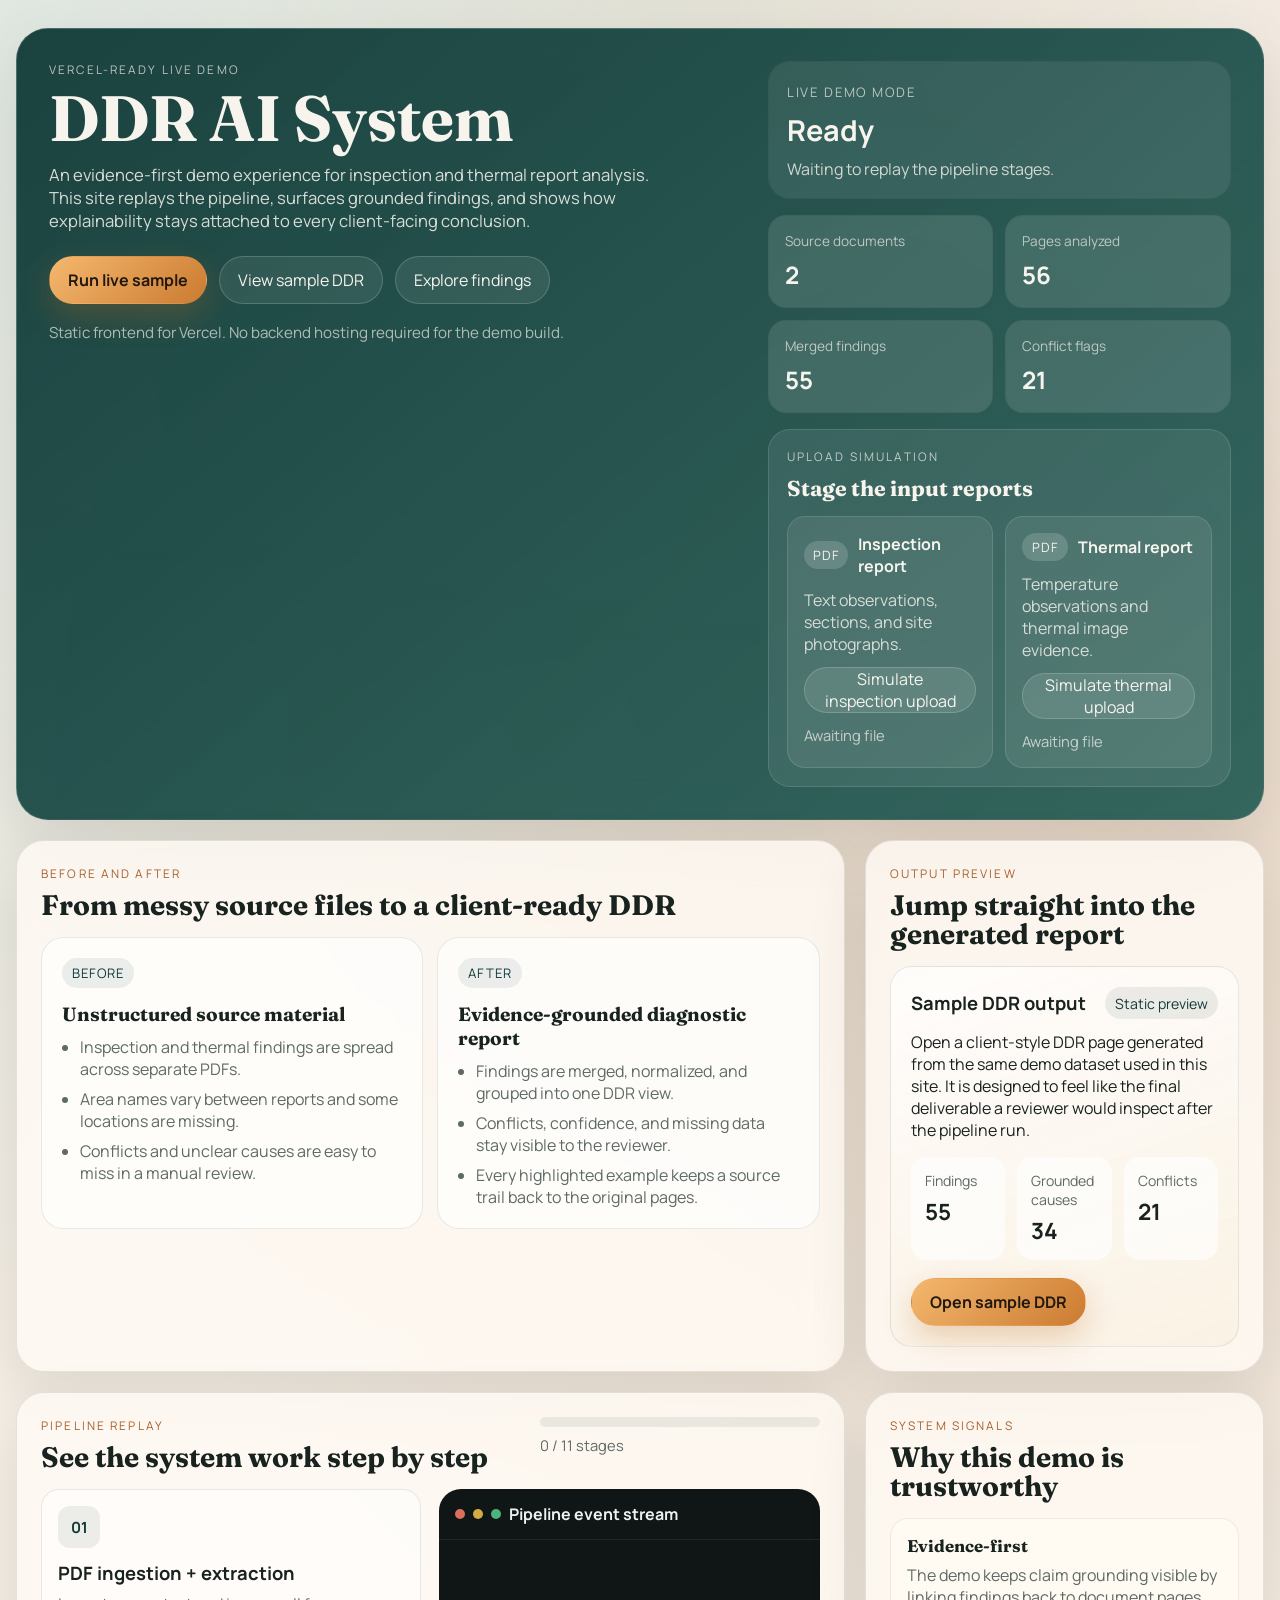
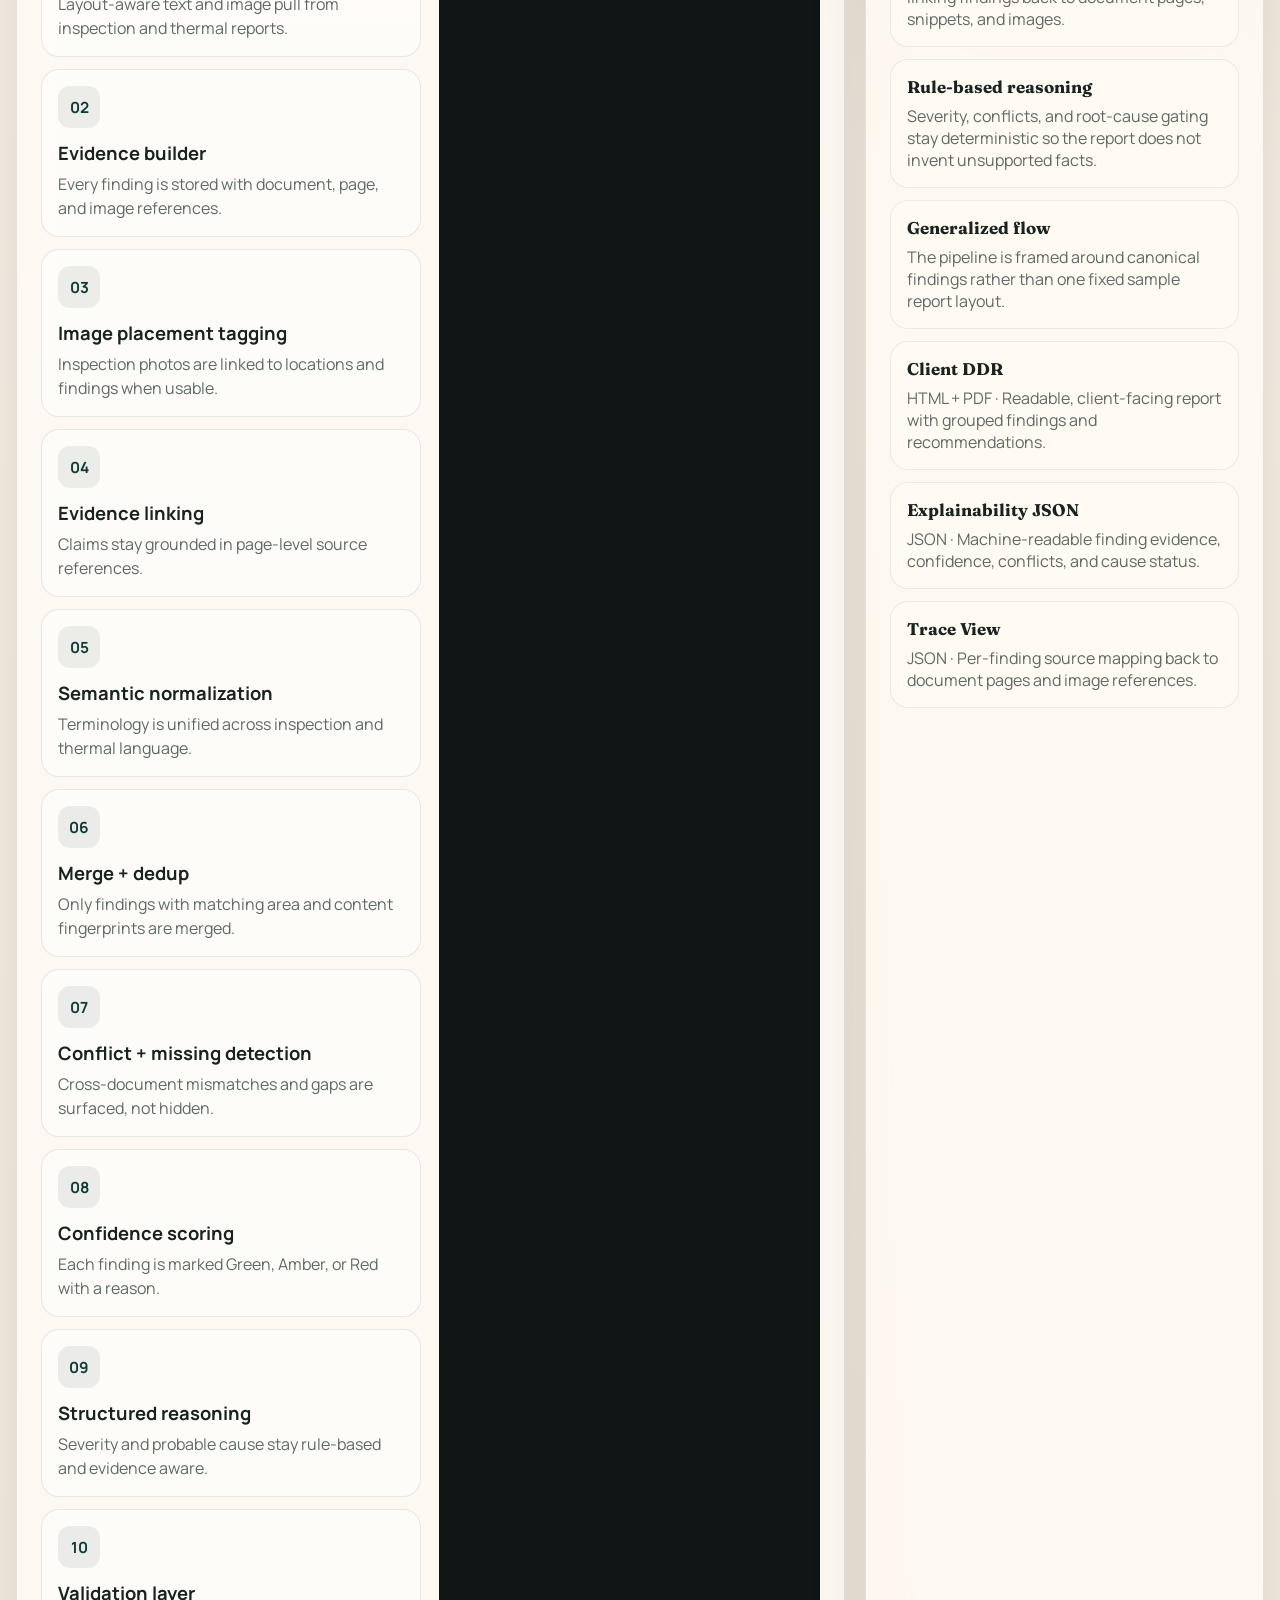
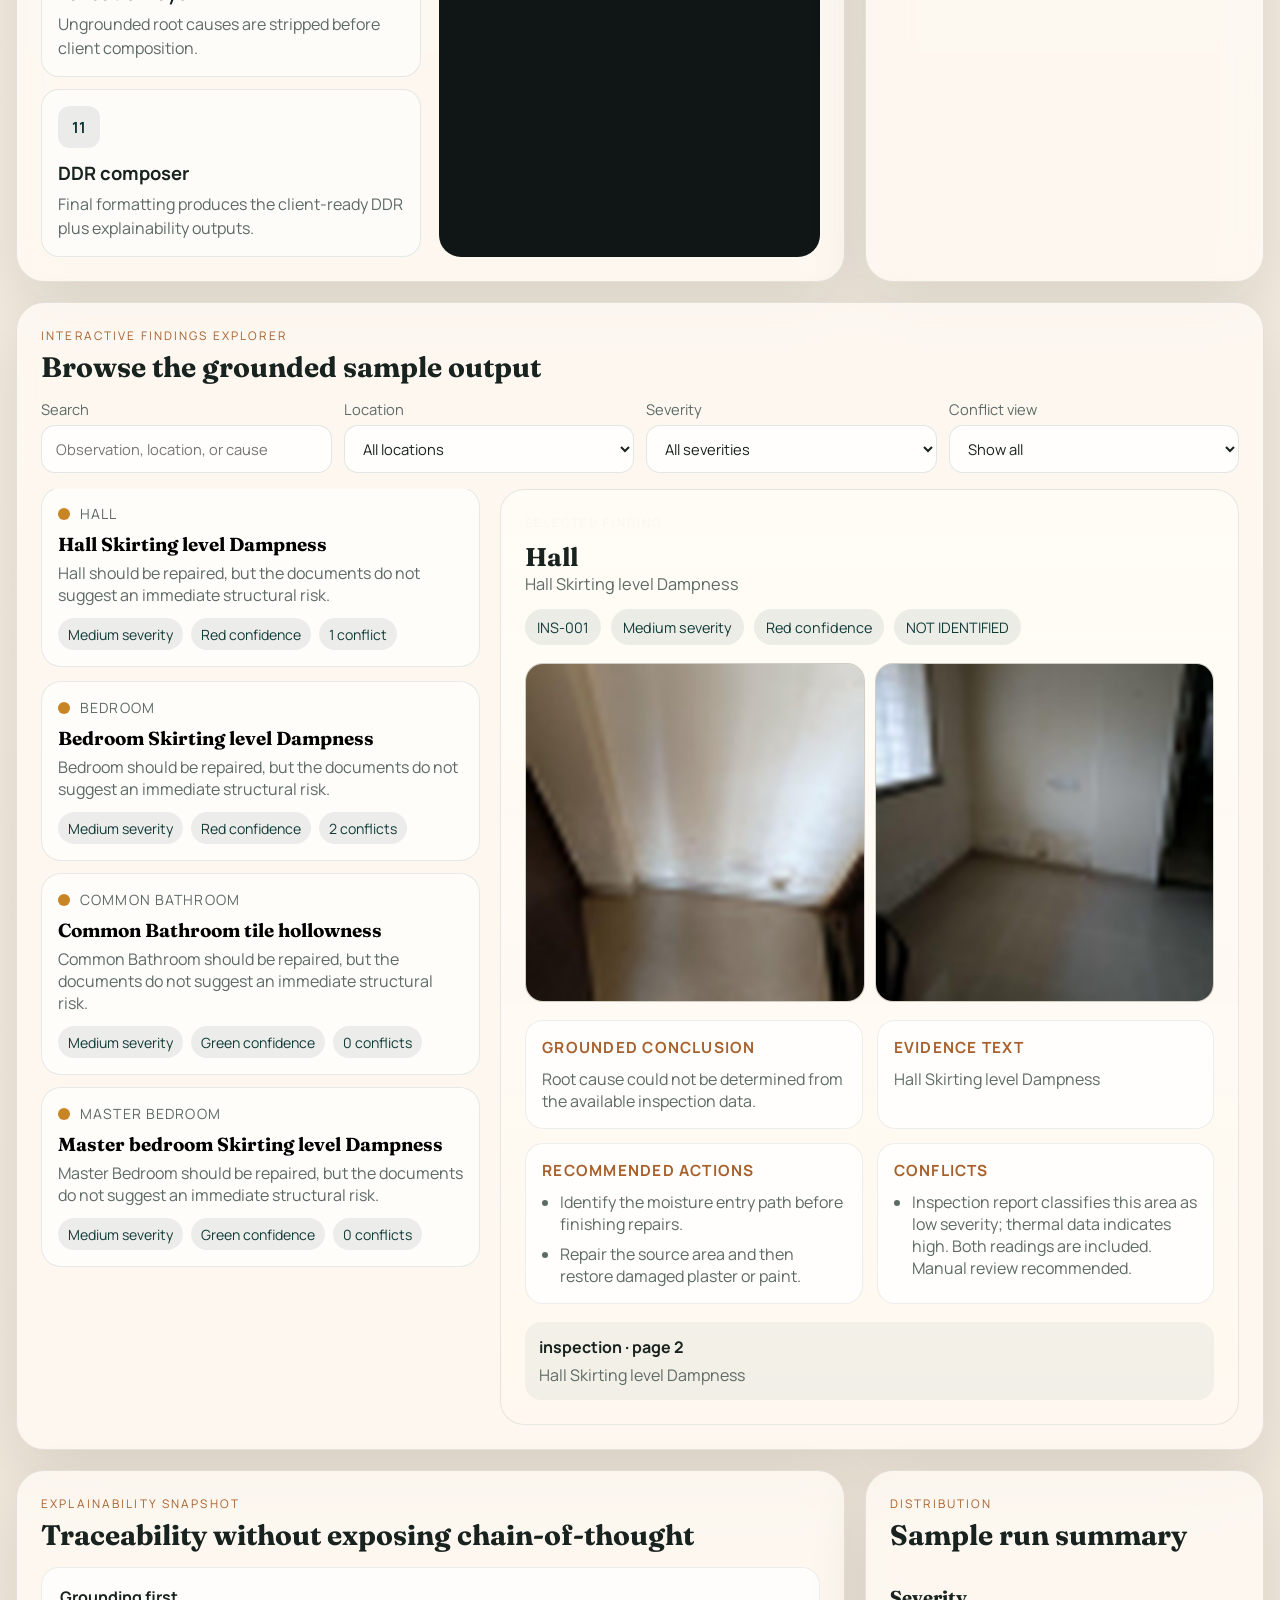
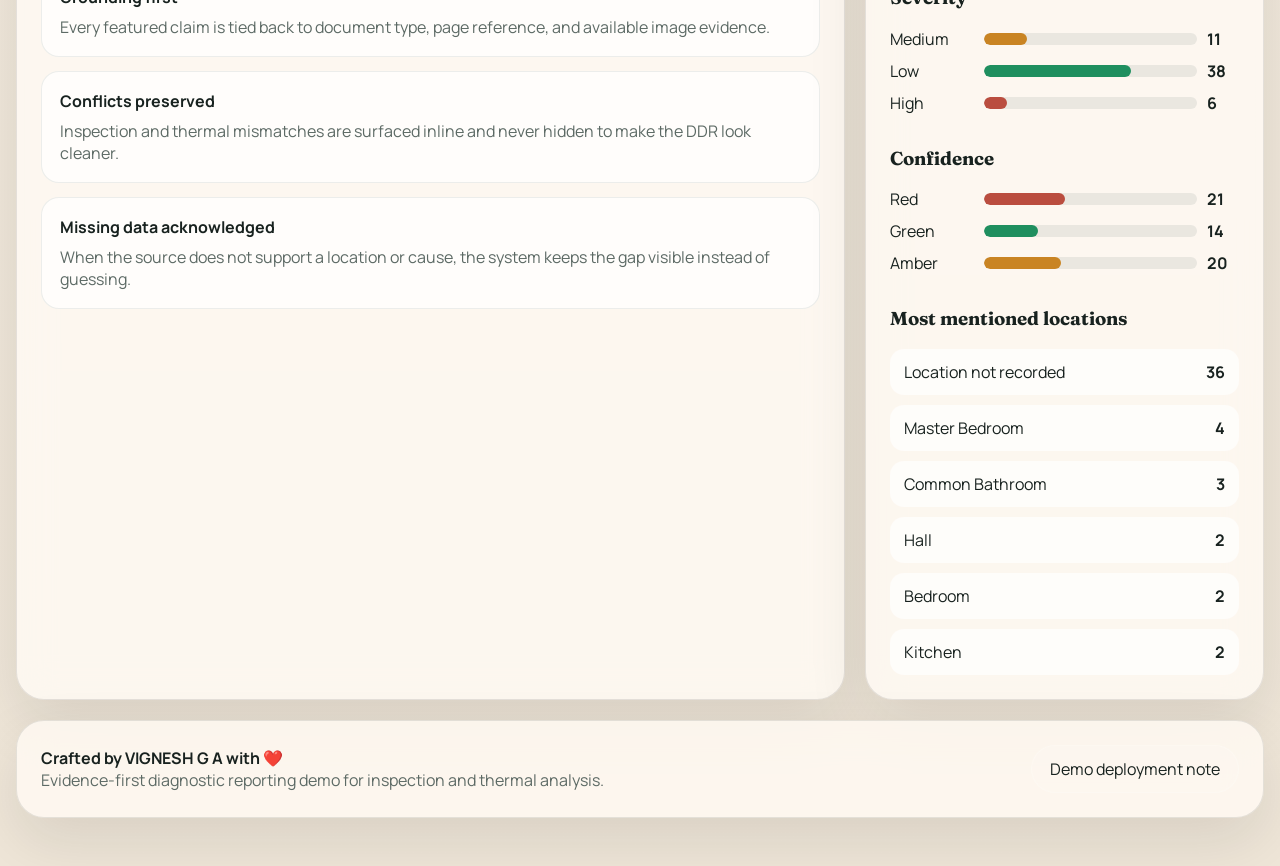
<file: demo/index.html>
<!doctype html>
<html lang="en">
<head>
  <meta charset="utf-8">
  <meta name="viewport" content="width=device-width, initial-scale=1">
  <title>DDR AI System Demo</title>
  <link rel="preconnect" href="https://fonts.googleapis.com">
  <link rel="preconnect" href="https://fonts.gstatic.com" crossorigin>
  <link href="https://fonts.googleapis.com/css2?family=Fraunces:opsz,wght@9..144,600;9..144,700&family=Manrope:wght@400;500;600;700&display=swap" rel="stylesheet">
  <link rel="stylesheet" href="./styles.css">
</head>
<body>
  <div class="backdrop" aria-hidden="true"></div>
  <main class="page-shell">
    <section class="hero">
      <div class="hero-copy">
        <div class="eyebrow">Vercel-ready live demo</div>
        <h1>DDR AI System</h1>
        <p class="hero-text">
          An evidence-first demo experience for inspection and thermal report analysis.
          This site replays the pipeline, surfaces grounded findings, and shows how explainability stays attached to every client-facing conclusion.
        </p>
        <div class="hero-actions">
          <button id="run-demo" class="primary-button" type="button">Run live sample</button>
          <a class="ghost-button" href="./sample-ddr.html">View sample DDR</a>
          <a class="ghost-button" href="#findings-explorer">Explore findings</a>
        </div>
        <div class="hero-note">
          Static frontend for Vercel. No backend hosting required for the demo build.
        </div>
      </div>
      <aside class="hero-panel">
        <div class="signal-card">
          <span class="signal-label">Live demo mode</span>
          <strong id="demo-status">Ready</strong>
          <p id="demo-status-copy">Waiting to replay the pipeline stages.</p>
        </div>
        <div class="signal-grid" id="stats-grid"></div>
        <div class="upload-panel">
          <div class="upload-head">
            <div>
              <div class="eyebrow">Upload simulation</div>
              <h2>Stage the input reports</h2>
            </div>
          </div>
          <div class="upload-grid">
            <article class="upload-card" data-upload-card="inspection">
              <div class="upload-card-top">
                <span class="upload-badge">PDF</span>
                <strong>Inspection report</strong>
              </div>
              <p>Text observations, sections, and site photographs.</p>
              <button class="upload-button" data-upload-trigger="inspection" type="button">Simulate inspection upload</button>
              <div class="upload-status" data-upload-status="inspection">Awaiting file</div>
            </article>
            <article class="upload-card" data-upload-card="thermal">
              <div class="upload-card-top">
                <span class="upload-badge">PDF</span>
                <strong>Thermal report</strong>
              </div>
              <p>Temperature observations and thermal image evidence.</p>
              <button class="upload-button" data-upload-trigger="thermal" type="button">Simulate thermal upload</button>
              <div class="upload-status" data-upload-status="thermal">Awaiting file</div>
            </article>
          </div>
        </div>
      </aside>
    </section>

    <section class="section-grid transform-grid">
      <div class="panel">
        <div class="section-head">
          <div>
            <div class="eyebrow">Before and after</div>
            <h2>From messy source files to a client-ready DDR</h2>
          </div>
        </div>
        <div class="transform-cards" id="transform-cards">
          <article class="transform-card before-card">
            <span class="transform-label">Before</span>
            <h3>Unstructured source material</h3>
            <ul class="transform-list">
              <li>Inspection and thermal findings are spread across separate PDFs.</li>
              <li>Area names vary between reports and some locations are missing.</li>
              <li>Conflicts and unclear causes are easy to miss in a manual review.</li>
            </ul>
          </article>
          <article class="transform-card after-card">
            <span class="transform-label">After</span>
            <h3>Evidence-grounded diagnostic report</h3>
            <ul class="transform-list">
              <li>Findings are merged, normalized, and grouped into one DDR view.</li>
              <li>Conflicts, confidence, and missing data stay visible to the reviewer.</li>
              <li>Every highlighted example keeps a source trail back to the original pages.</li>
            </ul>
          </article>
        </div>
      </div>

      <div class="panel">
        <div class="section-head">
          <div>
            <div class="eyebrow">Output preview</div>
            <h2>Jump straight into the generated report</h2>
          </div>
        </div>
        <div class="report-preview-card">
          <div class="report-preview-top">
            <strong>Sample DDR output</strong>
            <span class="meta-pill">Static preview</span>
          </div>
          <p>
            Open a client-style DDR page generated from the same demo dataset used in this site.
            It is designed to feel like the final deliverable a reviewer would inspect after the pipeline run.
          </p>
          <div class="report-preview-stats">
            <div><span>Findings</span><strong id="preview-findings-count"></strong></div>
            <div><span>Grounded causes</span><strong id="preview-root-cause-count"></strong></div>
            <div><span>Conflicts</span><strong id="preview-conflict-count"></strong></div>
          </div>
          <a class="primary-button report-preview-button" href="./sample-ddr.html">Open sample DDR</a>
        </div>
      </div>
    </section>

    <section class="section-grid">
      <div class="panel panel-wide">
        <div class="section-head">
          <div>
            <div class="eyebrow">Pipeline replay</div>
            <h2>See the system work step by step</h2>
          </div>
          <div class="progress-shell">
            <div class="progress-track">
              <div class="progress-fill" id="progress-fill"></div>
            </div>
            <span id="progress-label">0 / 11 stages</span>
          </div>
        </div>
        <div class="pipeline-layout">
          <div class="stages-list" id="stages-list"></div>
          <div class="console-card">
            <div class="console-header">
              <span class="console-dot"></span>
              <span class="console-dot"></span>
              <span class="console-dot"></span>
              <strong>Pipeline event stream</strong>
            </div>
            <div class="console-log" id="console-log"></div>
          </div>
        </div>
      </div>

      <div class="panel">
        <div class="section-head">
          <div>
            <div class="eyebrow">System signals</div>
            <h2>Why this demo is trustworthy</h2>
          </div>
        </div>
        <div class="principles" id="artifacts-grid"></div>
      </div>
    </section>

    <section class="panel findings-panel" id="findings-explorer">
      <div class="section-head">
        <div>
          <div class="eyebrow">Interactive findings explorer</div>
          <h2>Browse the grounded sample output</h2>
        </div>
      </div>
      <div class="finder-toolbar">
        <label>
          Search
          <input id="search-input" type="search" placeholder="Observation, location, or cause">
        </label>
        <label>
          Location
          <select id="location-filter"></select>
        </label>
        <label>
          Severity
          <select id="severity-filter">
            <option value="">All severities</option>
            <option value="High">High</option>
            <option value="Medium">Medium</option>
            <option value="Low">Low</option>
          </select>
        </label>
        <label>
          Conflict view
          <select id="conflict-filter">
            <option value="">Show all</option>
            <option value="with-conflicts">Only with conflicts</option>
          </select>
        </label>
      </div>
      <div class="finder-layout">
        <div class="finding-list" id="finding-list"></div>
        <article class="detail-card" id="detail-card">
          <div class="detail-empty">Choose a finding to inspect the evidence trail.</div>
        </article>
      </div>
    </section>

    <section class="section-grid explainability-grid">
      <div class="panel">
        <div class="section-head">
          <div>
            <div class="eyebrow">Explainability snapshot</div>
            <h2>Traceability without exposing chain-of-thought</h2>
          </div>
        </div>
        <div class="trace-points">
          <div class="trace-point">
            <strong>Grounding first</strong>
            <p>Every featured claim is tied back to document type, page reference, and available image evidence.</p>
          </div>
          <div class="trace-point">
            <strong>Conflicts preserved</strong>
            <p>Inspection and thermal mismatches are surfaced inline and never hidden to make the DDR look cleaner.</p>
          </div>
          <div class="trace-point">
            <strong>Missing data acknowledged</strong>
            <p>When the source does not support a location or cause, the system keeps the gap visible instead of guessing.</p>
          </div>
        </div>
      </div>

      <div class="panel">
        <div class="section-head">
          <div>
            <div class="eyebrow">Distribution</div>
            <h2>Sample run summary</h2>
          </div>
        </div>
        <div class="distribution-shell">
          <div class="distribution-block">
            <h3>Severity</h3>
            <div id="severity-bars"></div>
          </div>
          <div class="distribution-block">
            <h3>Confidence</h3>
            <div id="confidence-bars"></div>
          </div>
          <div class="distribution-block">
            <h3>Most mentioned locations</h3>
            <div class="top-area-list" id="top-area-list"></div>
          </div>
        </div>
      </div>
    </section>

    <footer class="footer">
      <div>
        <strong>Crafted by VIGNESH G A with ❤️</strong>
        <p>Evidence-first diagnostic reporting demo for inspection and thermal analysis.</p>
      </div>
      <a class="ghost-button" href="./README.md">Demo deployment note</a>
    </footer>
  </main>

  <template id="finding-card-template">
    <button class="finding-card" type="button">
      <div class="finding-card-top">
        <span class="badge"></span>
        <span class="finding-location"></span>
      </div>
      <h3 class="finding-title"></h3>
      <p class="finding-subtitle"></p>
      <div class="finding-meta"></div>
    </button>
  </template>

  <script src="./app.js" type="module"></script>
</body>
</html>
</file>
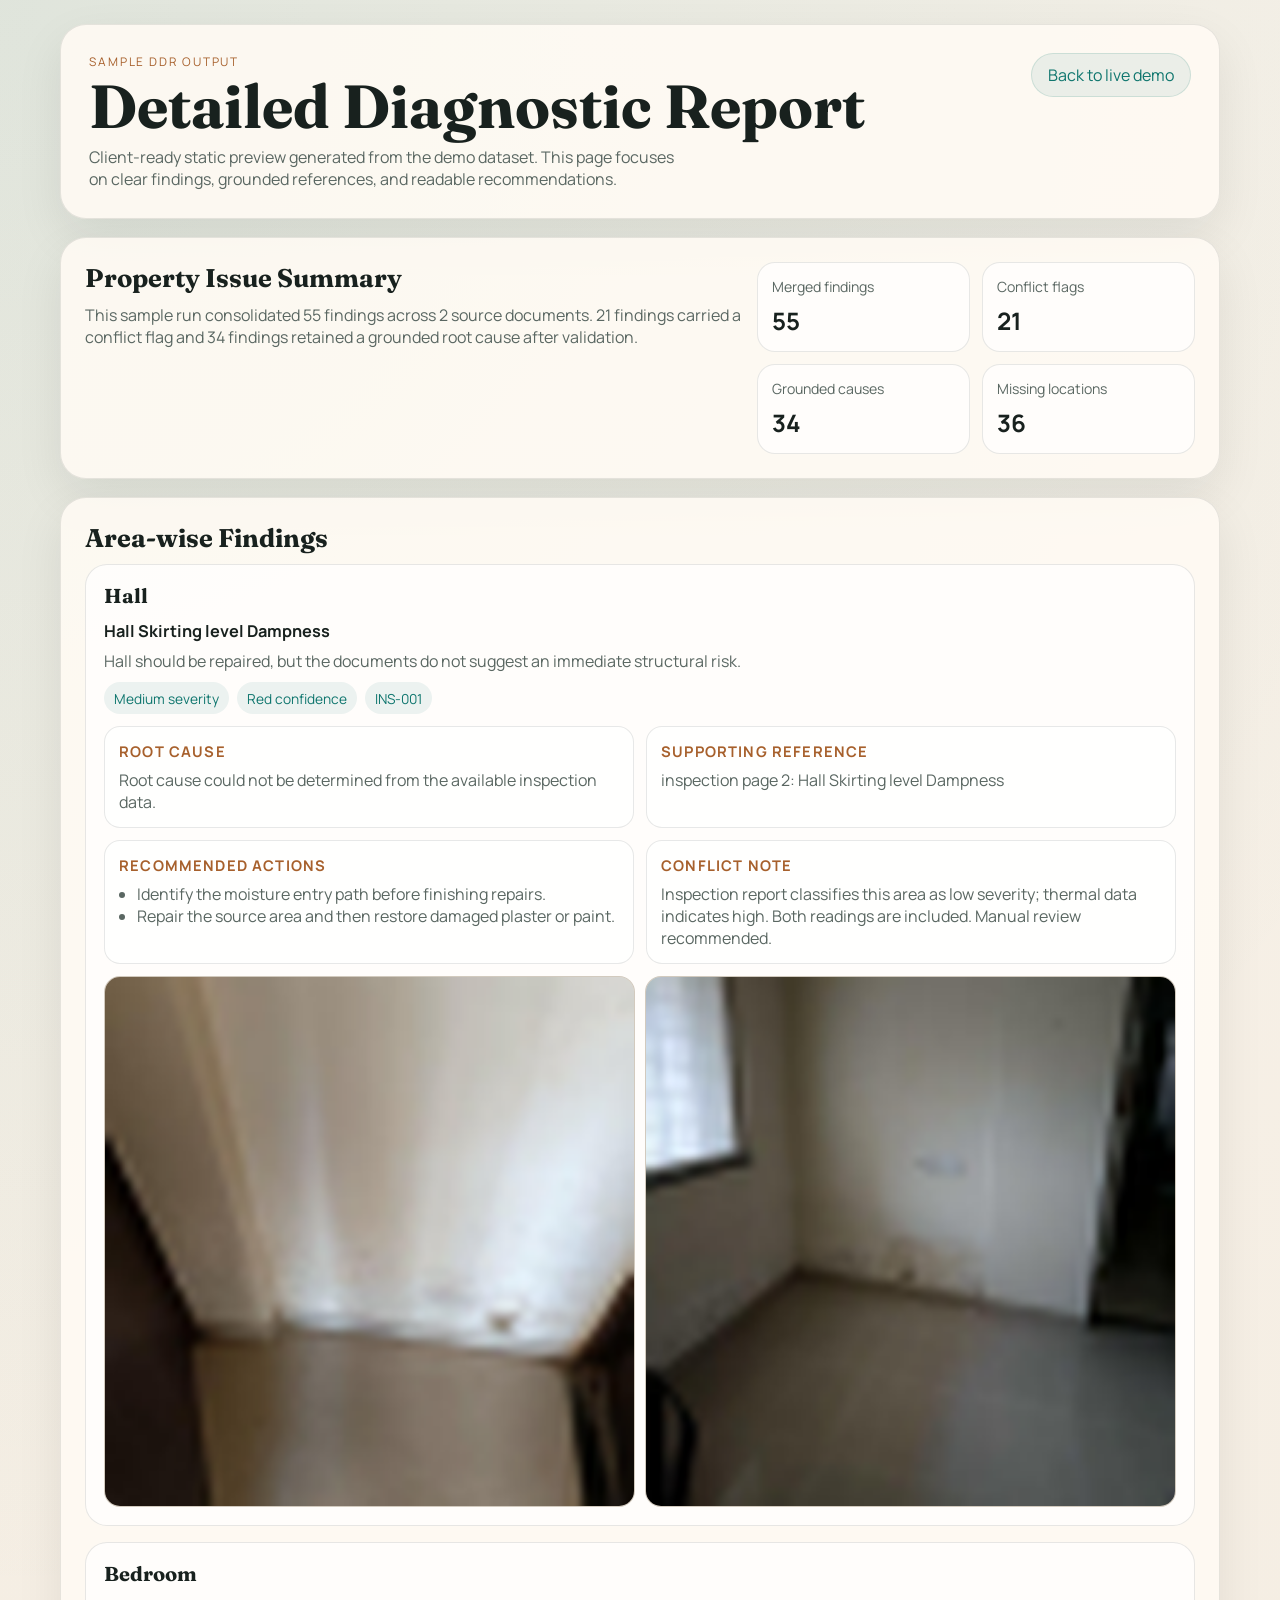
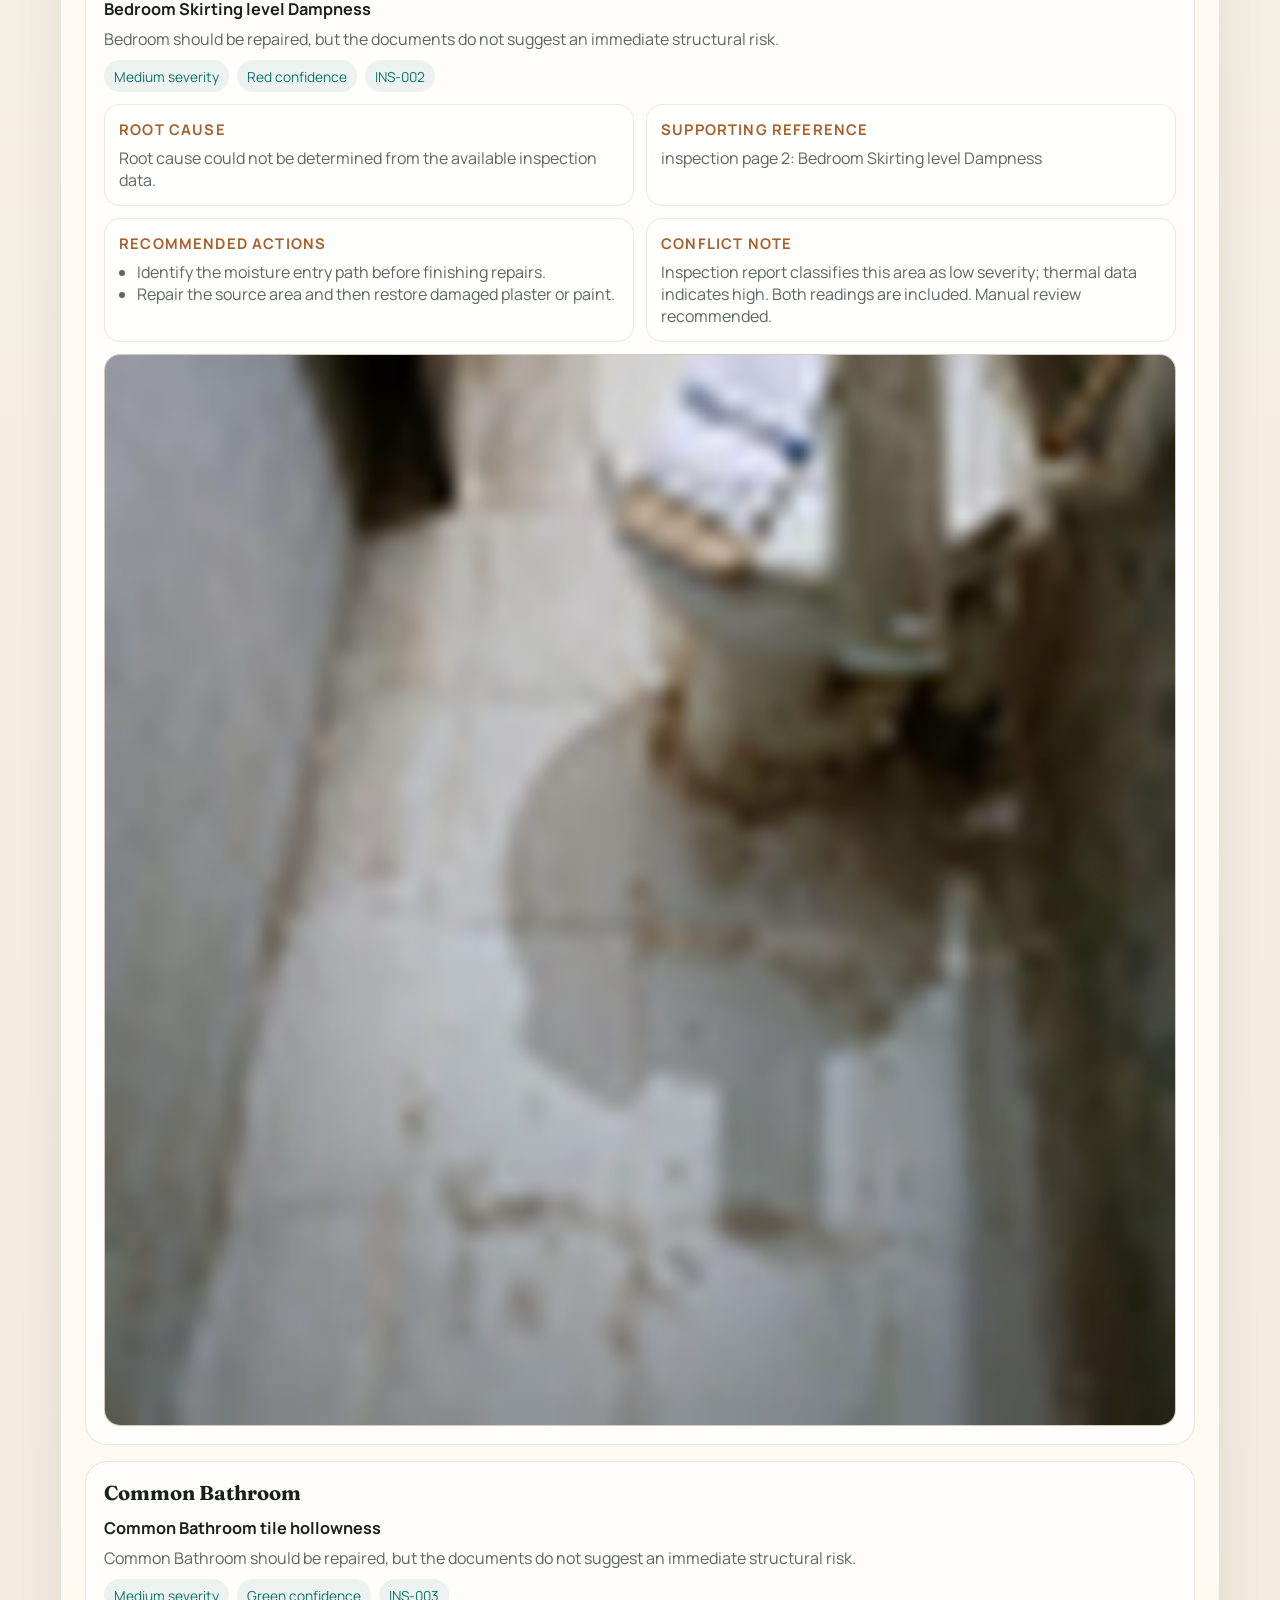
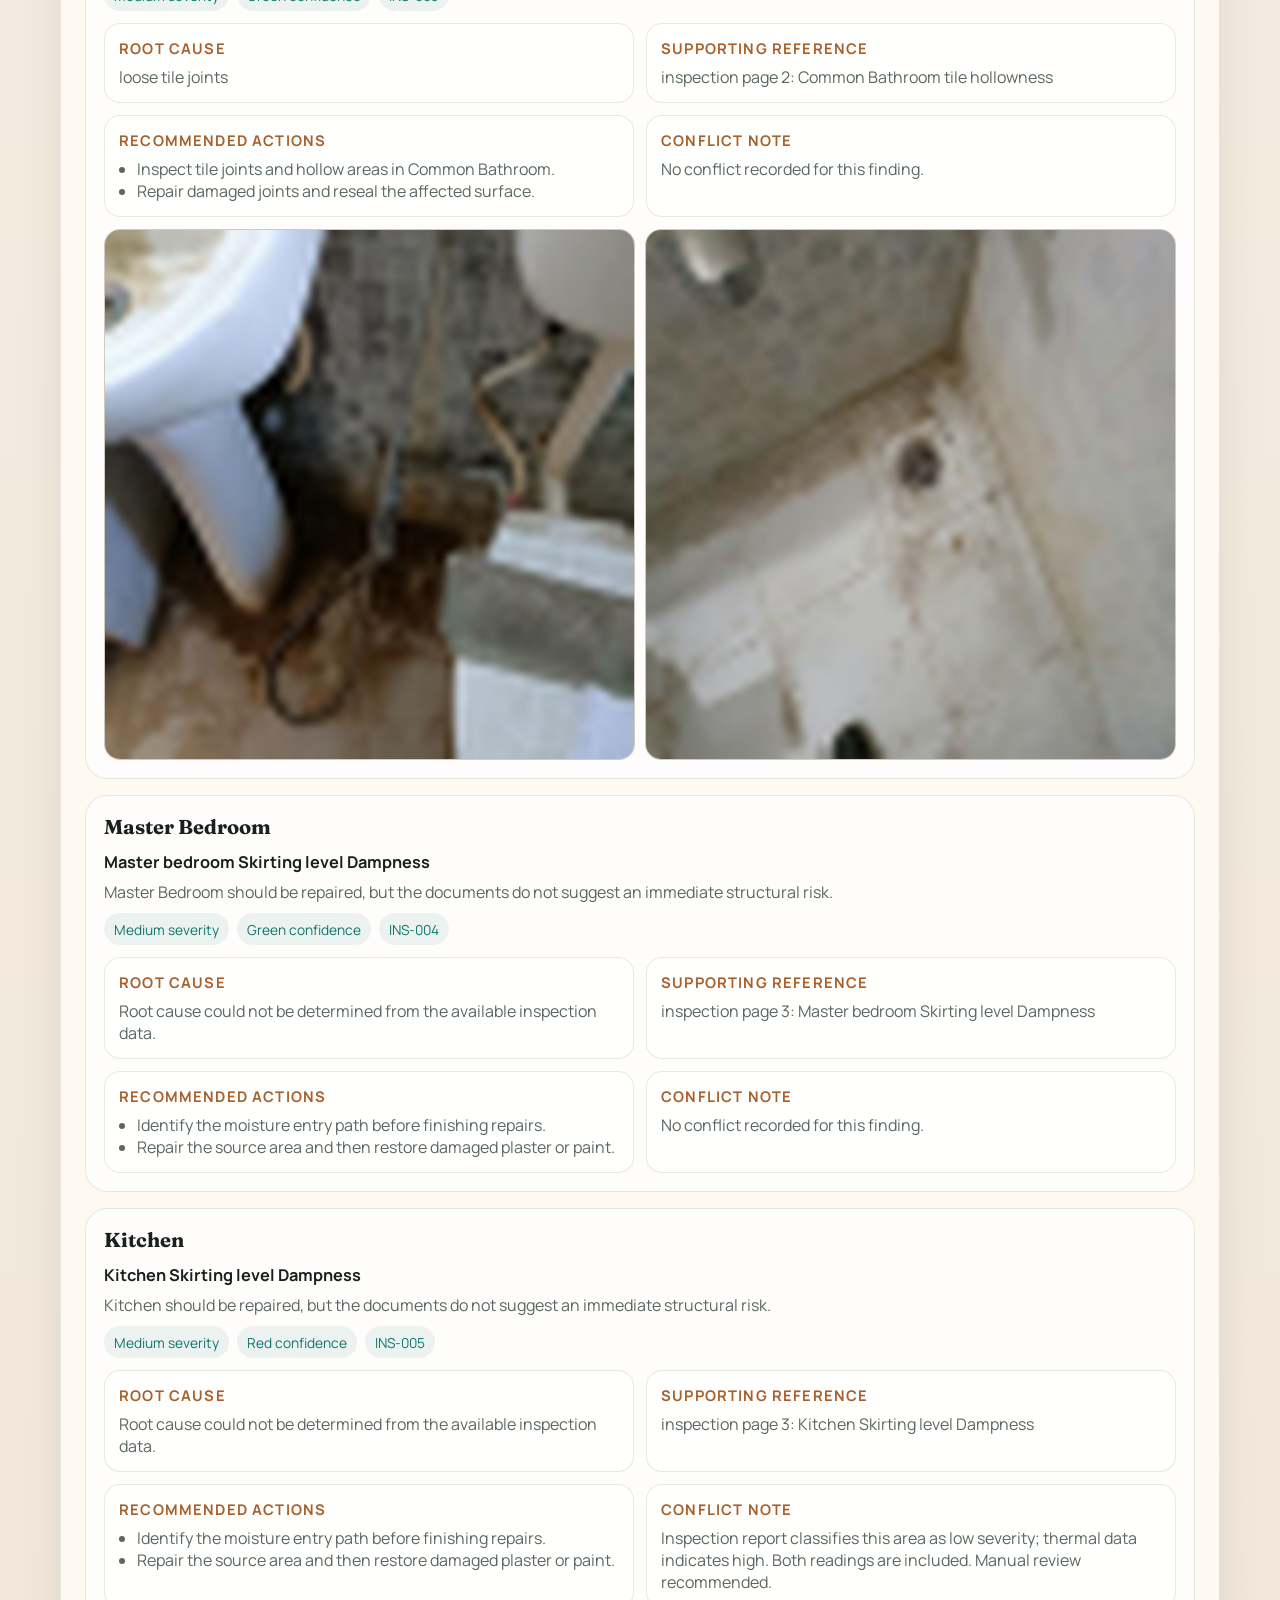
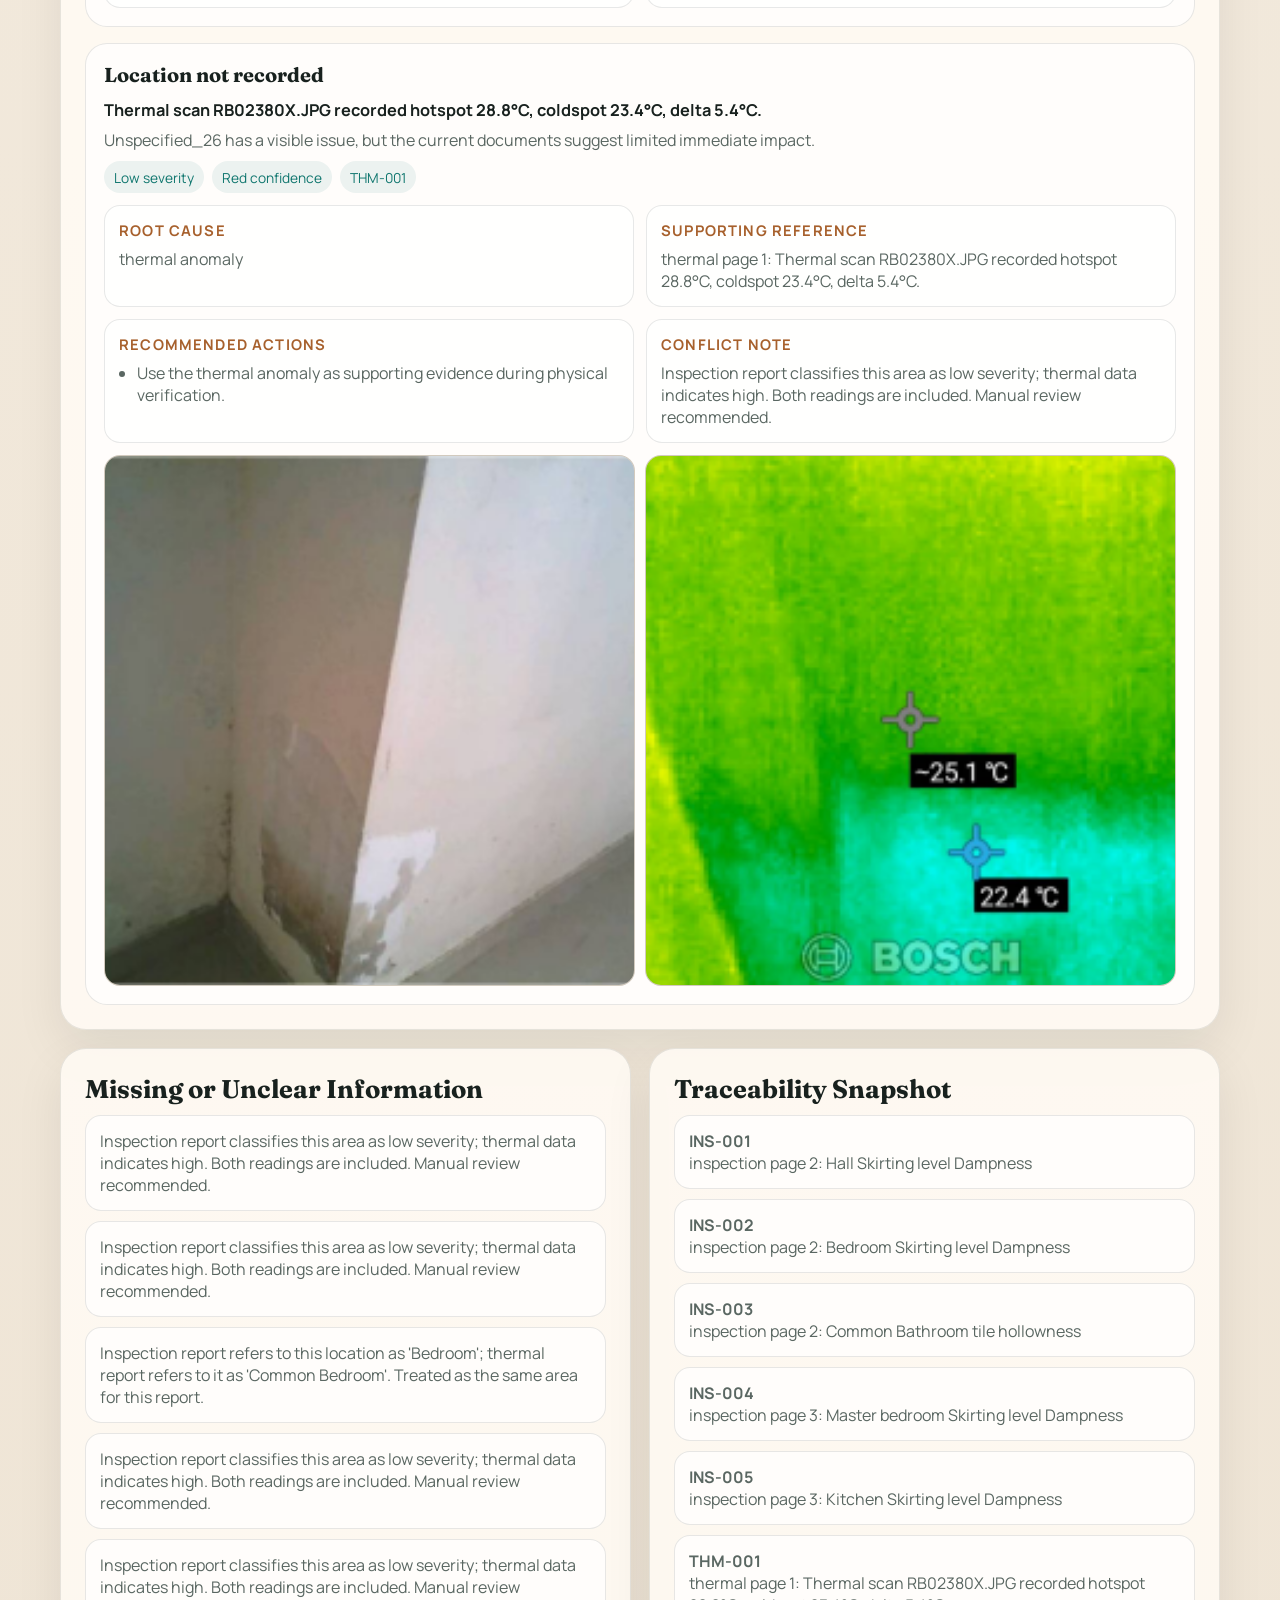
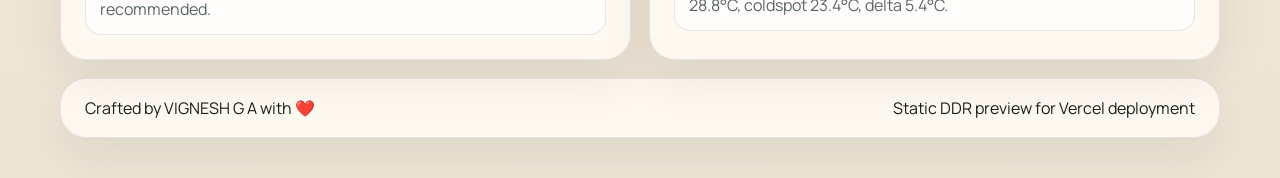
<file: demo/sample-ddr.html>
<!doctype html>
<html lang="en">
<head>
  <meta charset="utf-8">
  <meta name="viewport" content="width=device-width, initial-scale=1">
  <title>Sample DDR Report</title>
  <link rel="preconnect" href="https://fonts.googleapis.com">
  <link rel="preconnect" href="https://fonts.gstatic.com" crossorigin>
  <link href="https://fonts.googleapis.com/css2?family=Fraunces:opsz,wght@9..144,600;9..144,700&family=Manrope:wght@400;500;600;700&display=swap" rel="stylesheet">
  <link rel="stylesheet" href="./sample-report.css">
</head>
<body>
  <main class="report-shell">
    <header class="report-hero">
      <div>
        <div class="eyebrow">Sample DDR output</div>
        <h1>Detailed Diagnostic Report</h1>
        <p>
          Client-ready static preview generated from the demo dataset. This page focuses on clear findings,
          grounded references, and readable recommendations.
        </p>
      </div>
      <a class="back-link" href="./index.html">Back to live demo</a>
    </header>

    <section class="report-section report-summary">
      <div>
        <h2>Property Issue Summary</h2>
        <p id="summary-copy"></p>
      </div>
      <div class="summary-stats" id="summary-stats"></div>
    </section>

    <section class="report-section">
      <h2>Area-wise Findings</h2>
      <div class="area-groups" id="area-groups"></div>
    </section>

    <section class="report-grid">
      <section class="report-section">
        <h2>Missing or Unclear Information</h2>
        <div id="missing-list" class="stack-list"></div>
      </section>
      <section class="report-section">
        <h2>Traceability Snapshot</h2>
        <div id="trace-list" class="stack-list"></div>
      </section>
    </section>

    <footer class="report-footer">
      <span>Crafted by VIGNESH G A with ❤️</span>
      <span>Static DDR preview for Vercel deployment</span>
    </footer>
  </main>

  <script src="./sample-report.js" type="module"></script>
</body>
</html>
</file>
<file: demo/styles.css>
:root {
  --bg: #f5efe4;
  --bg-soft: rgba(255, 252, 245, 0.72);
  --panel: rgba(255, 251, 244, 0.82);
  --panel-strong: rgba(255, 250, 242, 0.96);
  --line: rgba(52, 62, 58, 0.12);
  --ink: #18221f;
  --muted: #5d6a65;
  --teal: #0e766e;
  --teal-deep: #123b38;
  --copper: #a7602c;
  --gold: #d4a857;
  --green: #1f8f5f;
  --amber: #c98423;
  --red: #ba4d3f;
  --shadow: 0 24px 60px rgba(18, 24, 22, 0.1);
  --radius-xl: 28px;
  --radius-lg: 22px;
  --radius-md: 16px;
}

* {
  box-sizing: border-box;
}

html {
  scroll-behavior: smooth;
}

body {
  margin: 0;
  color: var(--ink);
  background:
    radial-gradient(circle at top left, rgba(14, 118, 110, 0.14), transparent 24%),
    radial-gradient(circle at 85% 12%, rgba(167, 96, 44, 0.18), transparent 22%),
    linear-gradient(180deg, #f7f1e8 0%, #efe6d8 100%);
  font-family: "Manrope", sans-serif;
}

img {
  display: block;
  max-width: 100%;
}

button,
input,
select {
  font: inherit;
}

.backdrop {
  position: fixed;
  inset: 0;
  pointer-events: none;
  background:
    linear-gradient(120deg, rgba(255, 255, 255, 0.25), transparent 42%),
    linear-gradient(240deg, rgba(255, 255, 255, 0.18), transparent 36%);
}

.page-shell {
  width: min(1320px, calc(100vw - 32px));
  margin: 0 auto;
  padding: 28px 0 48px;
  position: relative;
}

.hero,
.panel,
.footer {
  backdrop-filter: blur(18px);
  -webkit-backdrop-filter: blur(18px);
}

.hero {
  display: grid;
  grid-template-columns: 1.2fr 0.8fr;
  gap: 24px;
  padding: 32px;
  border-radius: 32px;
  background:
    linear-gradient(140deg, rgba(18, 59, 56, 0.96), rgba(22, 83, 76, 0.86)),
    linear-gradient(180deg, rgba(255, 255, 255, 0.08), transparent);
  color: #f7f4ee;
  box-shadow: var(--shadow);
  border: 1px solid rgba(255, 255, 255, 0.14);
}

.eyebrow {
  font-size: 0.74rem;
  letter-spacing: 0.18em;
  text-transform: uppercase;
  color: rgba(247, 244, 238, 0.72);
  margin-bottom: 10px;
}

.hero h1,
.section-head h2,
.detail-card h3,
.finding-card h3,
.distribution-block h3,
.principle-card h3 {
  font-family: "Fraunces", serif;
}

.hero h1 {
  margin: 0 0 14px;
  font-size: clamp(2.8rem, 5vw, 4.8rem);
  line-height: 0.95;
}

.hero-text {
  margin: 0;
  max-width: 60ch;
  font-size: 1.04rem;
  color: rgba(247, 244, 238, 0.86);
}

.hero-actions {
  display: flex;
  flex-wrap: wrap;
  gap: 12px;
  margin-top: 24px;
}

.primary-button,
.ghost-button,
.finding-card {
  transition: transform 180ms ease, box-shadow 180ms ease, border-color 180ms ease, background 180ms ease;
}

.primary-button,
.ghost-button {
  text-decoration: none;
  display: inline-flex;
  align-items: center;
  justify-content: center;
  min-height: 48px;
  padding: 0 18px;
  border-radius: 999px;
  border: 1px solid transparent;
  cursor: pointer;
}

.primary-button {
  background: linear-gradient(135deg, #f4b86e, #cb7b31);
  color: #22180f;
  font-weight: 700;
  box-shadow: 0 12px 30px rgba(192, 108, 32, 0.28);
}

.ghost-button {
  background: rgba(255, 255, 255, 0.08);
  color: inherit;
  border-color: rgba(255, 255, 255, 0.18);
}

.primary-button:hover,
.ghost-button:hover,
.finding-card:hover,
.finding-card.is-active {
  transform: translateY(-2px);
}

.hero-note {
  margin-top: 18px;
  color: rgba(247, 244, 238, 0.66);
  font-size: 0.95rem;
}

.hero-panel {
  display: flex;
  flex-direction: column;
  gap: 16px;
}

.upload-panel {
  padding: 18px;
  border-radius: 22px;
  background: rgba(255, 255, 255, 0.08);
  border: 1px solid rgba(255, 255, 255, 0.12);
}

.upload-head h2 {
  margin: 0;
  font-size: 1.35rem;
  font-family: "Fraunces", serif;
}

.upload-grid {
  display: grid;
  grid-template-columns: repeat(2, minmax(0, 1fr));
  gap: 12px;
  margin-top: 14px;
}

.upload-card {
  padding: 16px;
  border-radius: 18px;
  background: rgba(255, 255, 255, 0.08);
  border: 1px solid rgba(255, 255, 255, 0.12);
  transition: transform 180ms ease, border-color 180ms ease, background 180ms ease;
}

.upload-card.is-processing {
  transform: translateY(-2px);
  border-color: rgba(212, 168, 87, 0.48);
  background: rgba(255, 255, 255, 0.14);
}

.upload-card.is-complete {
  border-color: rgba(77, 178, 123, 0.55);
  background: rgba(77, 178, 123, 0.16);
}

.upload-card-top {
  display: flex;
  align-items: center;
  gap: 10px;
}

.upload-card p {
  margin: 12px 0;
  color: rgba(247, 244, 238, 0.82);
  min-height: 48px;
}

.upload-badge {
  display: inline-flex;
  align-items: center;
  justify-content: center;
  min-width: 44px;
  height: 28px;
  padding: 0 10px;
  border-radius: 999px;
  background: rgba(255, 255, 255, 0.16);
  color: #f7f4ee;
  font-size: 0.8rem;
  letter-spacing: 0.08em;
}

.upload-button {
  min-height: 40px;
  padding: 0 12px;
  border-radius: 999px;
  border: 1px solid rgba(255, 255, 255, 0.18);
  background: rgba(255, 255, 255, 0.1);
  color: #f7f4ee;
  cursor: pointer;
}

.upload-status {
  margin-top: 12px;
  color: rgba(247, 244, 238, 0.72);
  font-size: 0.92rem;
}

.signal-card,
.signal-grid .stat-card,
.panel,
.footer {
  border: 1px solid var(--line);
}

.signal-card {
  padding: 18px;
  border-radius: 22px;
  background: rgba(255, 255, 255, 0.08);
}

.signal-label {
  display: inline-block;
  color: rgba(247, 244, 238, 0.68);
  font-size: 0.82rem;
  text-transform: uppercase;
  letter-spacing: 0.14em;
}

.signal-card strong {
  display: block;
  margin-top: 8px;
  font-size: 1.8rem;
}

.signal-card p {
  margin: 8px 0 0;
  color: rgba(247, 244, 238, 0.8);
}

.signal-grid {
  display: grid;
  grid-template-columns: repeat(2, minmax(0, 1fr));
  gap: 12px;
}

.stat-card {
  padding: 16px;
  border-radius: 18px;
  background: rgba(255, 255, 255, 0.12);
}

.stat-card span {
  display: block;
  color: rgba(247, 244, 238, 0.68);
  font-size: 0.85rem;
}

.stat-card strong {
  display: block;
  margin-top: 8px;
  font-size: 1.5rem;
}

.section-grid {
  display: grid;
  grid-template-columns: 1.35fr 0.65fr;
  gap: 20px;
  margin-top: 20px;
}

.transform-grid {
  margin-top: 20px;
}

.panel,
.footer {
  padding: 24px;
  border-radius: var(--radius-xl);
  background: var(--panel);
  box-shadow: var(--shadow);
}

.panel-wide {
  min-height: 100%;
}

.section-head {
  display: flex;
  align-items: flex-start;
  justify-content: space-between;
  gap: 16px;
  margin-bottom: 18px;
}

.section-head .eyebrow {
  color: var(--copper);
  margin-bottom: 8px;
}

.section-head h2 {
  margin: 0;
  font-size: clamp(1.5rem, 2.2vw, 2.3rem);
  line-height: 1.03;
}

.progress-shell {
  min-width: min(280px, 100%);
}

.progress-track {
  height: 10px;
  background: rgba(18, 59, 56, 0.08);
  border-radius: 999px;
  overflow: hidden;
}

.progress-fill {
  height: 100%;
  width: 0;
  border-radius: inherit;
  background: linear-gradient(90deg, var(--teal), var(--copper));
  transition: width 320ms ease;
}

.progress-shell span {
  display: inline-block;
  margin-top: 8px;
  color: var(--muted);
  font-size: 0.92rem;
}

.pipeline-layout {
  display: grid;
  grid-template-columns: 1fr 1fr;
  gap: 18px;
}

.stages-list {
  display: grid;
  gap: 12px;
}

.stage-card {
  padding: 16px;
  border-radius: 18px;
  border: 1px solid rgba(18, 59, 56, 0.1);
  background: rgba(255, 255, 255, 0.52);
  position: relative;
  overflow: hidden;
}

.stage-card::after {
  content: "";
  position: absolute;
  inset: auto 0 0 0;
  height: 3px;
  background: linear-gradient(90deg, var(--teal), var(--copper));
  transform: scaleX(0);
  transform-origin: left;
  transition: transform 240ms ease;
}

.stage-card.is-active {
  border-color: rgba(14, 118, 110, 0.28);
  background: rgba(240, 251, 248, 0.8);
}

.stage-card.is-active::after,
.stage-card.is-complete::after {
  transform: scaleX(1);
}

.stage-card.is-complete {
  border-color: rgba(167, 96, 44, 0.22);
}

.stage-step {
  display: inline-flex;
  align-items: center;
  justify-content: center;
  width: 42px;
  height: 42px;
  border-radius: 12px;
  background: rgba(18, 59, 56, 0.08);
  color: var(--teal-deep);
  font-weight: 700;
  font-size: 0.96rem;
}

.stage-card h3 {
  margin: 12px 0 6px;
  font-size: 1.15rem;
}

.stage-card p {
  margin: 0;
  color: var(--muted);
  line-height: 1.5;
}

.console-card {
  border-radius: 22px;
  background: #101615;
  color: #ebf3f1;
  overflow: hidden;
}

.console-header {
  display: flex;
  align-items: center;
  gap: 8px;
  padding: 14px 16px;
  border-bottom: 1px solid rgba(255, 255, 255, 0.08);
}

.console-dot {
  width: 10px;
  height: 10px;
  border-radius: 50%;
  background: #d7a35d;
}

.console-dot:first-child {
  background: #db6e5c;
}

.console-dot:nth-child(2) {
  background: #d3aa45;
}

.console-dot:nth-child(3) {
  background: #4db27b;
}

.console-log {
  min-height: 520px;
  max-height: 520px;
  overflow: auto;
  padding: 18px 16px 20px;
  font-family: ui-monospace, SFMono-Regular, Menlo, Monaco, Consolas, monospace;
  font-size: 0.9rem;
  line-height: 1.65;
}

.console-line {
  color: #c9d3cf;
  opacity: 0;
  transform: translateY(6px);
  animation: log-in 280ms ease forwards;
}

.console-line span {
  color: #69c4ba;
}

@keyframes log-in {
  to {
    opacity: 1;
    transform: translateY(0);
  }
}

.principles {
  display: grid;
  gap: 12px;
}

.principle-card {
  padding: 16px;
  border-radius: 18px;
  background: var(--panel-strong);
  border: 1px solid rgba(18, 59, 56, 0.08);
}

.principle-card h3 {
  margin: 0 0 8px;
  font-size: 1.06rem;
}

.principle-card p,
.trace-point p,
.footer p,
.detail-card p,
.finding-card p {
  margin: 0;
  color: var(--muted);
}

.transform-cards {
  display: grid;
  grid-template-columns: repeat(2, minmax(0, 1fr));
  gap: 14px;
}

.transform-card {
  padding: 20px;
  border-radius: 22px;
  border: 1px solid rgba(18, 59, 56, 0.1);
  background: rgba(255, 255, 255, 0.64);
  transition: transform 260ms ease, box-shadow 260ms ease, border-color 260ms ease;
}

.transform-cards.is-running .transform-card {
  transform: translateY(-4px);
}

.transform-cards.is-complete .after-card {
  border-color: rgba(31, 143, 95, 0.38);
  box-shadow: 0 18px 36px rgba(31, 143, 95, 0.14);
}

.transform-cards.is-complete .before-card {
  opacity: 0.72;
}

.transform-label {
  display: inline-flex;
  align-items: center;
  min-height: 30px;
  padding: 0 10px;
  border-radius: 999px;
  background: rgba(18, 59, 56, 0.08);
  color: var(--teal-deep);
  font-size: 0.82rem;
  text-transform: uppercase;
  letter-spacing: 0.08em;
}

.transform-card h3 {
  margin: 14px 0 10px;
  font-size: 1.2rem;
  font-family: "Fraunces", serif;
}

.transform-list {
  margin: 0;
  padding-left: 18px;
  color: var(--muted);
}

.transform-list li + li {
  margin-top: 8px;
}

.report-preview-card {
  padding: 20px;
  border-radius: 22px;
  background:
    linear-gradient(160deg, rgba(255, 255, 255, 0.78), rgba(249, 240, 226, 0.88));
  border: 1px solid rgba(18, 59, 56, 0.1);
}

.report-preview-top {
  display: flex;
  justify-content: space-between;
  gap: 12px;
  align-items: center;
}

.report-preview-top strong {
  font-size: 1.15rem;
}

.report-preview-card p {
  margin-top: 12px;
}

.report-preview-stats {
  display: grid;
  grid-template-columns: repeat(3, minmax(0, 1fr));
  gap: 12px;
  margin-top: 16px;
}

.report-preview-stats div {
  padding: 14px;
  border-radius: 16px;
  background: rgba(255, 255, 255, 0.62);
}

.report-preview-stats span {
  display: block;
  color: var(--muted);
  font-size: 0.88rem;
}

.report-preview-stats strong {
  display: block;
  margin-top: 6px;
  font-size: 1.4rem;
}

.report-preview-button {
  margin-top: 18px;
}

.findings-panel {
  margin-top: 20px;
}

.finder-toolbar {
  display: grid;
  grid-template-columns: repeat(4, minmax(0, 1fr));
  gap: 12px;
  margin-bottom: 16px;
}

.finder-toolbar label {
  display: grid;
  gap: 6px;
  color: var(--muted);
  font-size: 0.92rem;
}

.finder-toolbar input,
.finder-toolbar select {
  width: 100%;
  min-height: 48px;
  padding: 0 14px;
  border-radius: 14px;
  border: 1px solid rgba(18, 59, 56, 0.12);
  background: rgba(255, 255, 255, 0.78);
  color: var(--ink);
}

.finder-layout {
  display: grid;
  grid-template-columns: 0.75fr 1.25fr;
  gap: 16px;
  min-height: 540px;
}

.finding-list {
  display: grid;
  gap: 12px;
  max-height: 780px;
  overflow: auto;
  padding-right: 4px;
}

.finding-card {
  width: 100%;
  text-align: left;
  padding: 16px;
  border-radius: 20px;
  border: 1px solid rgba(18, 59, 56, 0.1);
  background: rgba(255, 255, 255, 0.68);
  cursor: pointer;
}

.finding-card-top {
  display: flex;
  align-items: center;
  gap: 10px;
}

.badge {
  width: 12px;
  height: 12px;
  border-radius: 999px;
  display: inline-block;
}

.badge[data-severity="High"],
.bar-fill[data-key="High"] {
  background: var(--red);
}

.badge[data-severity="Medium"],
.bar-fill[data-key="Medium"] {
  background: var(--amber);
}

.badge[data-severity="Low"],
.bar-fill[data-key="Low"] {
  background: var(--green);
}

.badge[data-confidence="Green"],
.bar-fill[data-key="Green"] {
  background: var(--green);
}

.badge[data-confidence="Amber"],
.bar-fill[data-key="Amber"] {
  background: var(--amber);
}

.badge[data-confidence="Red"],
.bar-fill[data-key="Red"] {
  background: var(--red);
}

.finding-location {
  color: var(--muted);
  font-size: 0.88rem;
  text-transform: uppercase;
  letter-spacing: 0.08em;
}

.finding-card h3 {
  margin: 10px 0 6px;
  font-size: 1.18rem;
}

.finding-subtitle {
  min-height: 44px;
}

.finding-meta {
  margin-top: 12px;
  display: flex;
  flex-wrap: wrap;
  gap: 8px;
}

.meta-pill {
  display: inline-flex;
  align-items: center;
  min-height: 32px;
  padding: 0 10px;
  border-radius: 999px;
  background: rgba(18, 59, 56, 0.08);
  color: var(--teal-deep);
  font-size: 0.88rem;
}

.detail-card {
  border-radius: 24px;
  padding: 24px;
  background: linear-gradient(180deg, rgba(255, 252, 246, 0.94), rgba(255, 248, 239, 0.9));
  border: 1px solid rgba(18, 59, 56, 0.1);
}

.detail-empty {
  display: grid;
  place-items: center;
  min-height: 100%;
  color: var(--muted);
  text-align: center;
}

.detail-top {
  display: flex;
  flex-wrap: wrap;
  align-items: flex-start;
  justify-content: space-between;
  gap: 14px;
}

.detail-card h3 {
  margin: 0;
  font-size: clamp(1.55rem, 2vw, 2.2rem);
}

.detail-observation {
  margin-top: 8px;
  font-size: 1.02rem;
}

.detail-chip-row {
  display: flex;
  flex-wrap: wrap;
  gap: 10px;
  margin-top: 14px;
}

.detail-chip {
  min-height: 36px;
  padding: 0 12px;
  display: inline-flex;
  align-items: center;
  border-radius: 999px;
  background: rgba(18, 59, 56, 0.08);
  color: var(--teal-deep);
  font-size: 0.9rem;
}

.detail-grid {
  display: grid;
  grid-template-columns: repeat(2, minmax(0, 1fr));
  gap: 14px;
  margin-top: 18px;
}

.detail-block {
  padding: 16px;
  border-radius: 18px;
  background: rgba(255, 255, 255, 0.76);
  border: 1px solid rgba(18, 59, 56, 0.08);
}

.detail-block h4 {
  margin: 0 0 10px;
  font-size: 0.96rem;
  text-transform: uppercase;
  letter-spacing: 0.08em;
  color: var(--copper);
}

.detail-list {
  margin: 0;
  padding-left: 18px;
  color: var(--muted);
}

.detail-list li + li {
  margin-top: 8px;
}

.image-strip {
  display: grid;
  grid-template-columns: repeat(auto-fit, minmax(140px, 1fr));
  gap: 10px;
  margin-top: 18px;
}

.image-strip img {
  width: 100%;
  aspect-ratio: 1 / 1;
  object-fit: cover;
  border-radius: 18px;
  border: 1px solid rgba(18, 59, 56, 0.1);
  background: #e8dfd4;
}

.trace-table {
  display: grid;
  gap: 10px;
  margin-top: 18px;
}

.trace-row {
  padding: 14px;
  border-radius: 16px;
  background: rgba(18, 59, 56, 0.05);
}

.trace-row strong {
  display: block;
  margin-bottom: 6px;
}

.explainability-grid {
  margin-top: 20px;
}

.trace-points,
.distribution-shell {
  display: grid;
  gap: 14px;
}

.trace-point {
  padding: 18px;
  border-radius: 18px;
  background: rgba(255, 255, 255, 0.7);
  border: 1px solid rgba(18, 59, 56, 0.08);
}

.trace-point strong {
  display: block;
  margin-bottom: 8px;
}

.bar-row {
  display: grid;
  grid-template-columns: 84px 1fr 32px;
  gap: 10px;
  align-items: center;
  margin-top: 10px;
}

.bar-track {
  height: 12px;
  border-radius: 999px;
  background: rgba(18, 59, 56, 0.08);
  overflow: hidden;
}

.bar-fill {
  height: 100%;
  border-radius: inherit;
}

.top-area-list {
  display: grid;
  gap: 10px;
}

.top-area-row {
  display: flex;
  justify-content: space-between;
  gap: 10px;
  padding: 12px 14px;
  border-radius: 14px;
  background: rgba(255, 255, 255, 0.64);
}

.footer {
  display: flex;
  align-items: center;
  justify-content: space-between;
  gap: 16px;
  margin-top: 20px;
  background: rgba(255, 250, 242, 0.84);
}

code {
  padding: 2px 8px;
  border-radius: 999px;
  background: rgba(18, 59, 56, 0.08);
}

@media (max-width: 1080px) {
  .hero,
  .section-grid,
  .finder-layout,
  .pipeline-layout {
    grid-template-columns: 1fr;
  }

  .finder-toolbar {
    grid-template-columns: repeat(2, minmax(0, 1fr));
  }
}

@media (max-width: 720px) {
  .page-shell {
    width: min(100vw - 20px, 1320px);
    padding-top: 12px;
  }

  .hero,
  .panel,
  .footer {
    padding: 20px;
    border-radius: 24px;
  }

  .finder-toolbar,
  .detail-grid,
  .signal-grid,
  .upload-grid,
  .transform-cards,
  .report-preview-stats {
    grid-template-columns: 1fr;
  }

  .footer {
    flex-direction: column;
    align-items: flex-start;
  }

  .hero-actions {
    flex-direction: column;
    align-items: stretch;
  }
}
</file>
<file: demo/sample-report.css>
:root {
  --bg: #f4ede1;
  --panel: #fffaf3;
  --line: rgba(25, 34, 31, 0.1);
  --ink: #18211e;
  --muted: #5a6762;
  --teal: #0f766e;
  --copper: #a7602c;
  --green: #1f8f5f;
  --amber: #c98423;
  --red: #ba4d3f;
  --shadow: 0 18px 48px rgba(18, 24, 22, 0.08);
}

* {
  box-sizing: border-box;
}

body {
  margin: 0;
  font-family: "Manrope", sans-serif;
  color: var(--ink);
  background:
    radial-gradient(circle at top left, rgba(15, 118, 110, 0.1), transparent 24%),
    linear-gradient(180deg, #f7f1e8 0%, #efe5d6 100%);
}

.report-shell {
  width: min(1160px, calc(100vw - 28px));
  margin: 0 auto;
  padding: 24px 0 40px;
}

.report-hero,
.report-section,
.report-footer {
  background: rgba(255, 251, 244, 0.88);
  border: 1px solid var(--line);
  box-shadow: var(--shadow);
  border-radius: 26px;
}

.report-hero {
  padding: 28px;
  display: flex;
  justify-content: space-between;
  gap: 16px;
  align-items: flex-start;
}

.eyebrow {
  font-size: 0.74rem;
  letter-spacing: 0.16em;
  text-transform: uppercase;
  color: var(--copper);
}

.report-hero h1,
.report-section h2,
.area-card h3 {
  font-family: "Fraunces", serif;
}

.report-hero h1 {
  margin: 8px 0 10px;
  font-size: clamp(2.4rem, 5vw, 3.8rem);
  line-height: 0.96;
}

.report-hero p {
  margin: 0;
  max-width: 60ch;
  color: var(--muted);
}

.back-link {
  display: inline-flex;
  align-items: center;
  justify-content: center;
  min-height: 44px;
  padding: 0 16px;
  border-radius: 999px;
  text-decoration: none;
  background: rgba(15, 118, 110, 0.08);
  color: var(--teal);
  border: 1px solid rgba(15, 118, 110, 0.14);
}

.report-summary {
  margin-top: 18px;
  padding: 24px;
  display: grid;
  grid-template-columns: 1.2fr 0.8fr;
  gap: 16px;
}

.report-summary h2,
.report-section h2 {
  margin: 0 0 10px;
  font-size: 1.6rem;
}

.report-summary p {
  margin: 0;
  color: var(--muted);
}

.summary-stats {
  display: grid;
  grid-template-columns: repeat(2, minmax(0, 1fr));
  gap: 12px;
}

.summary-stat {
  padding: 14px;
  border-radius: 18px;
  background: rgba(255, 255, 255, 0.7);
  border: 1px solid var(--line);
}

.summary-stat span {
  display: block;
  color: var(--muted);
  font-size: 0.88rem;
}

.summary-stat strong {
  display: block;
  margin-top: 8px;
  font-size: 1.5rem;
}

.report-section {
  margin-top: 18px;
  padding: 24px;
}

.area-groups {
  display: grid;
  gap: 16px;
}

.area-card {
  padding: 18px;
  border-radius: 22px;
  background: rgba(255, 255, 255, 0.68);
  border: 1px solid var(--line);
}

.area-card h3 {
  margin: 0 0 12px;
  font-size: 1.26rem;
}

.finding-row + .finding-row {
  margin-top: 14px;
  padding-top: 14px;
  border-top: 1px solid rgba(25, 34, 31, 0.08);
}

.finding-row strong {
  display: block;
  font-size: 1.02rem;
}

.finding-row p {
  margin: 8px 0 0;
  color: var(--muted);
}

.finding-meta {
  display: flex;
  flex-wrap: wrap;
  gap: 8px;
  margin-top: 10px;
}

.meta-pill {
  display: inline-flex;
  align-items: center;
  min-height: 32px;
  padding: 0 10px;
  border-radius: 999px;
  background: rgba(15, 118, 110, 0.08);
  color: var(--teal);
  font-size: 0.86rem;
}

.finding-grid {
  display: grid;
  grid-template-columns: 1fr 1fr;
  gap: 12px;
  margin-top: 12px;
}

.finding-box {
  padding: 14px;
  border-radius: 16px;
  background: rgba(255, 255, 255, 0.78);
  border: 1px solid var(--line);
}

.finding-box h4 {
  margin: 0 0 8px;
  font-size: 0.92rem;
  text-transform: uppercase;
  letter-spacing: 0.08em;
  color: var(--copper);
}

.finding-box ul {
  margin: 0;
  padding-left: 18px;
  color: var(--muted);
}

.finding-images {
  display: grid;
  grid-template-columns: repeat(auto-fit, minmax(120px, 1fr));
  gap: 10px;
  margin-top: 12px;
}

.finding-images img {
  width: 100%;
  aspect-ratio: 1 / 1;
  object-fit: cover;
  border-radius: 16px;
  border: 1px solid var(--line);
  background: #e7ddd0;
}

.report-grid {
  display: grid;
  grid-template-columns: 1fr 1fr;
  gap: 18px;
}

.stack-list {
  display: grid;
  gap: 10px;
}

.stack-item {
  padding: 14px;
  border-radius: 16px;
  background: rgba(255, 255, 255, 0.72);
  border: 1px solid var(--line);
  color: var(--muted);
}

.report-footer {
  margin-top: 18px;
  padding: 18px 24px;
  display: flex;
  justify-content: space-between;
  gap: 16px;
}

@media (max-width: 900px) {
  .report-summary,
  .report-grid,
  .finding-grid {
    grid-template-columns: 1fr;
  }

  .report-hero,
  .report-footer {
    flex-direction: column;
    align-items: flex-start;
  }
}
</file>
